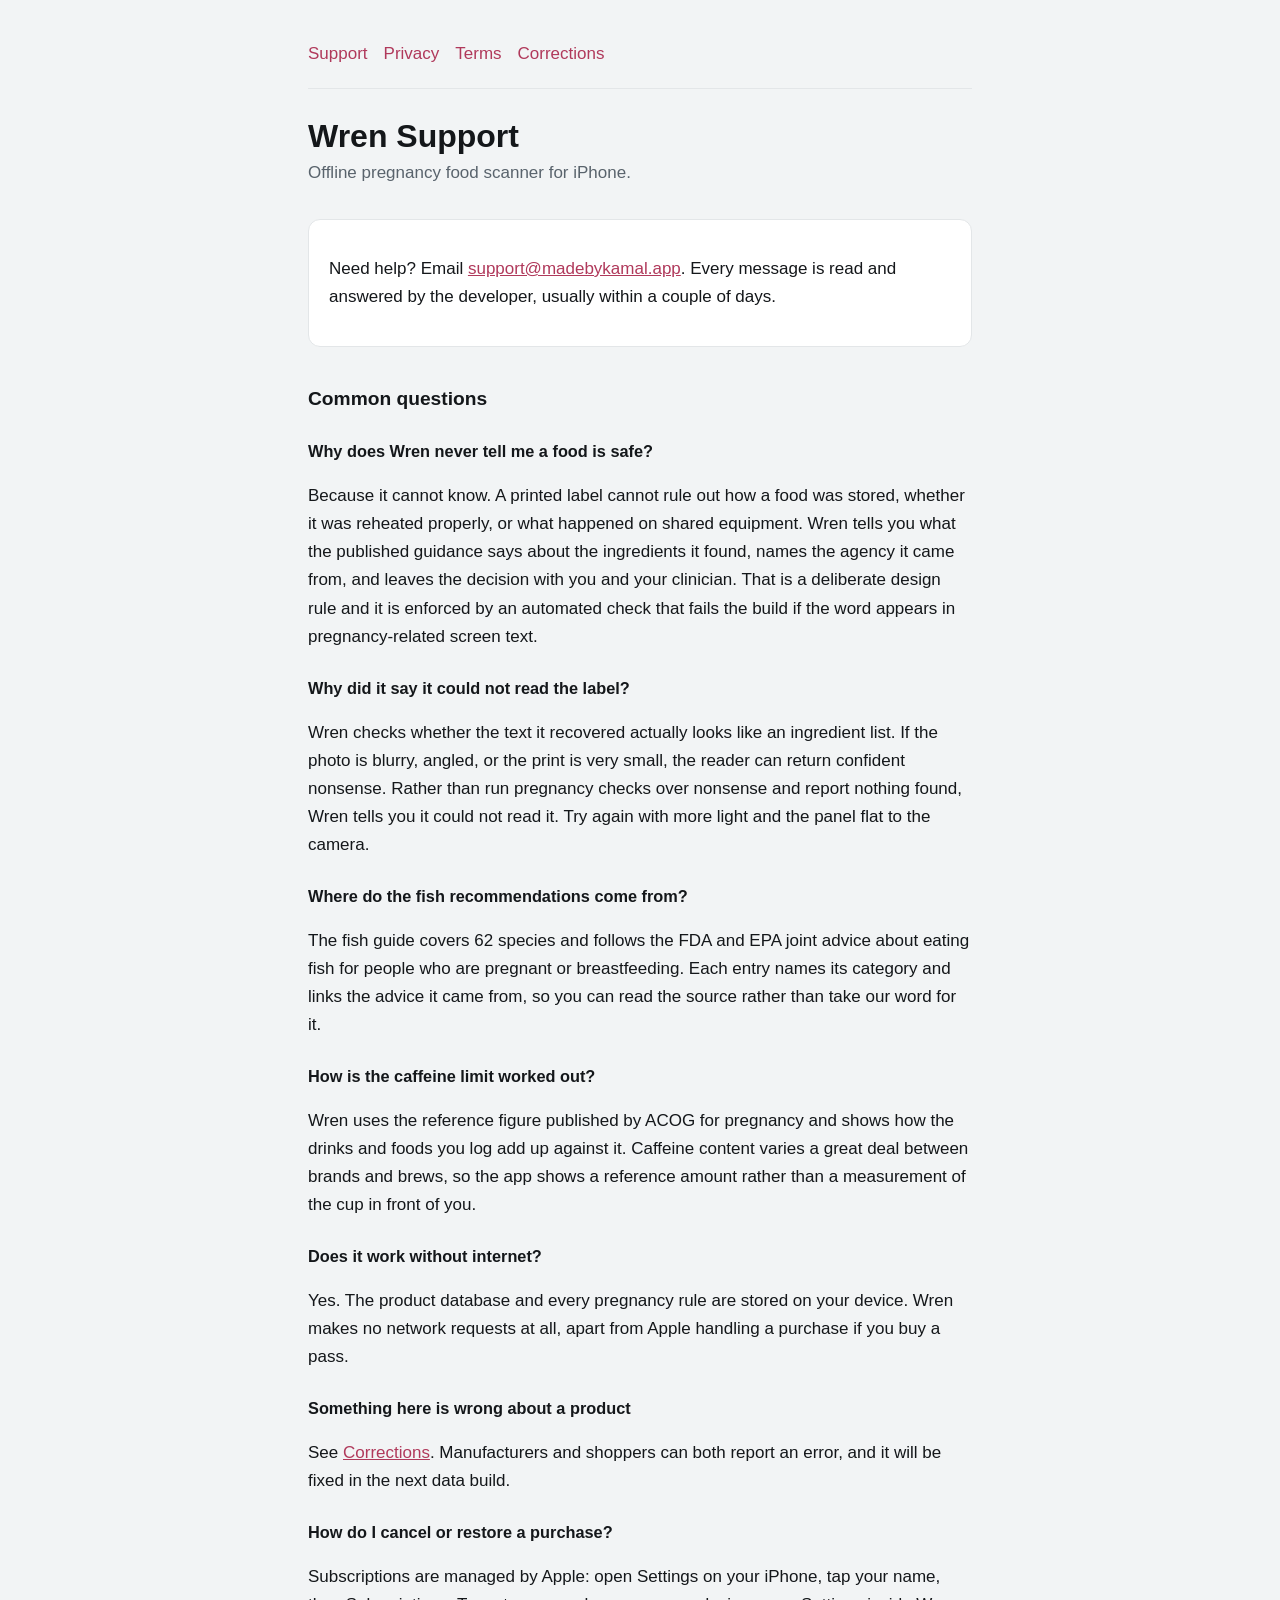
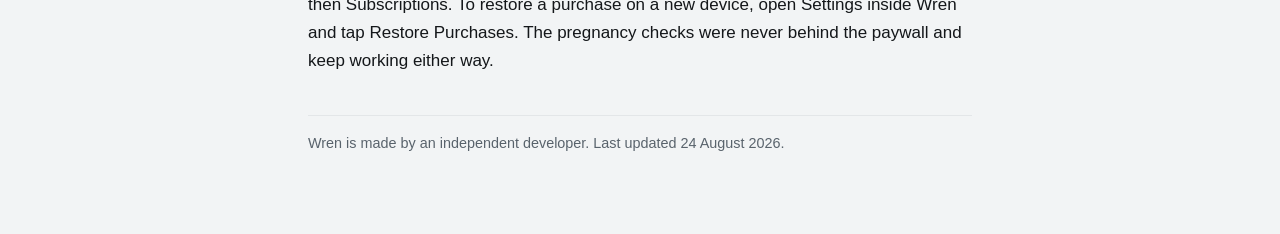
<file: index.html>
<!doctype html>
<html lang="en"><head><meta charset="utf-8"><meta name="viewport" content="width=device-width,initial-scale=1"><title>Wren Support</title><link rel="stylesheet" href="style.css"></head><body><div class="wrap"><nav><a href="index.html">Support</a><a href="privacy.html">Privacy</a><a href="terms.html">Terms</a><a href="corrections.html">Corrections</a></nav><h1>Wren Support</h1>
<p class="sub">Offline pregnancy food scanner for iPhone.</p>
<div class="card"><p>Need help? Email <a href="mailto:support@madebykamal.app">support@madebykamal.app</a>. Every message is read and answered by the developer, usually within a couple of days.</p></div>
<h2>Common questions</h2>
<h3>Why does Wren never tell me a food is safe?</h3>
<p>Because it cannot know. A printed label cannot rule out how a food was stored, whether it was reheated properly, or what happened on shared equipment. Wren tells you what the published guidance says about the ingredients it found, names the agency it came from, and leaves the decision with you and your clinician. That is a deliberate design rule and it is enforced by an automated check that fails the build if the word appears in pregnancy-related screen text.</p>
<h3>Why did it say it could not read the label?</h3>
<p>Wren checks whether the text it recovered actually looks like an ingredient list. If the photo is blurry, angled, or the print is very small, the reader can return confident nonsense. Rather than run pregnancy checks over nonsense and report nothing found, Wren tells you it could not read it. Try again with more light and the panel flat to the camera.</p>
<h3>Where do the fish recommendations come from?</h3>
<p>The fish guide covers 62 species and follows the FDA and EPA joint advice about eating fish for people who are pregnant or breastfeeding. Each entry names its category and links the advice it came from, so you can read the source rather than take our word for it.</p>
<h3>How is the caffeine limit worked out?</h3>
<p>Wren uses the reference figure published by ACOG for pregnancy and shows how the drinks and foods you log add up against it. Caffeine content varies a great deal between brands and brews, so the app shows a reference amount rather than a measurement of the cup in front of you.</p>
<h3>Does it work without internet?</h3>
<p>Yes. The product database and every pregnancy rule are stored on your device. Wren makes no network requests at all, apart from Apple handling a purchase if you buy a pass.</p>
<h3>Something here is wrong about a product</h3>
<p>See <a href="corrections.html">Corrections</a>. Manufacturers and shoppers can both report an error, and it will be fixed in the next data build.</p>
<h3>How do I cancel or restore a purchase?</h3>
<p>Subscriptions are managed by Apple: open Settings on your iPhone, tap your name, then Subscriptions. To restore a purchase on a new device, open Settings inside Wren and tap Restore Purchases. The pregnancy checks were never behind the paywall and keep working either way.</p><p class="updated">Wren is made by an independent developer. Last updated 24 August 2026.</p></div></body></html>
</file>
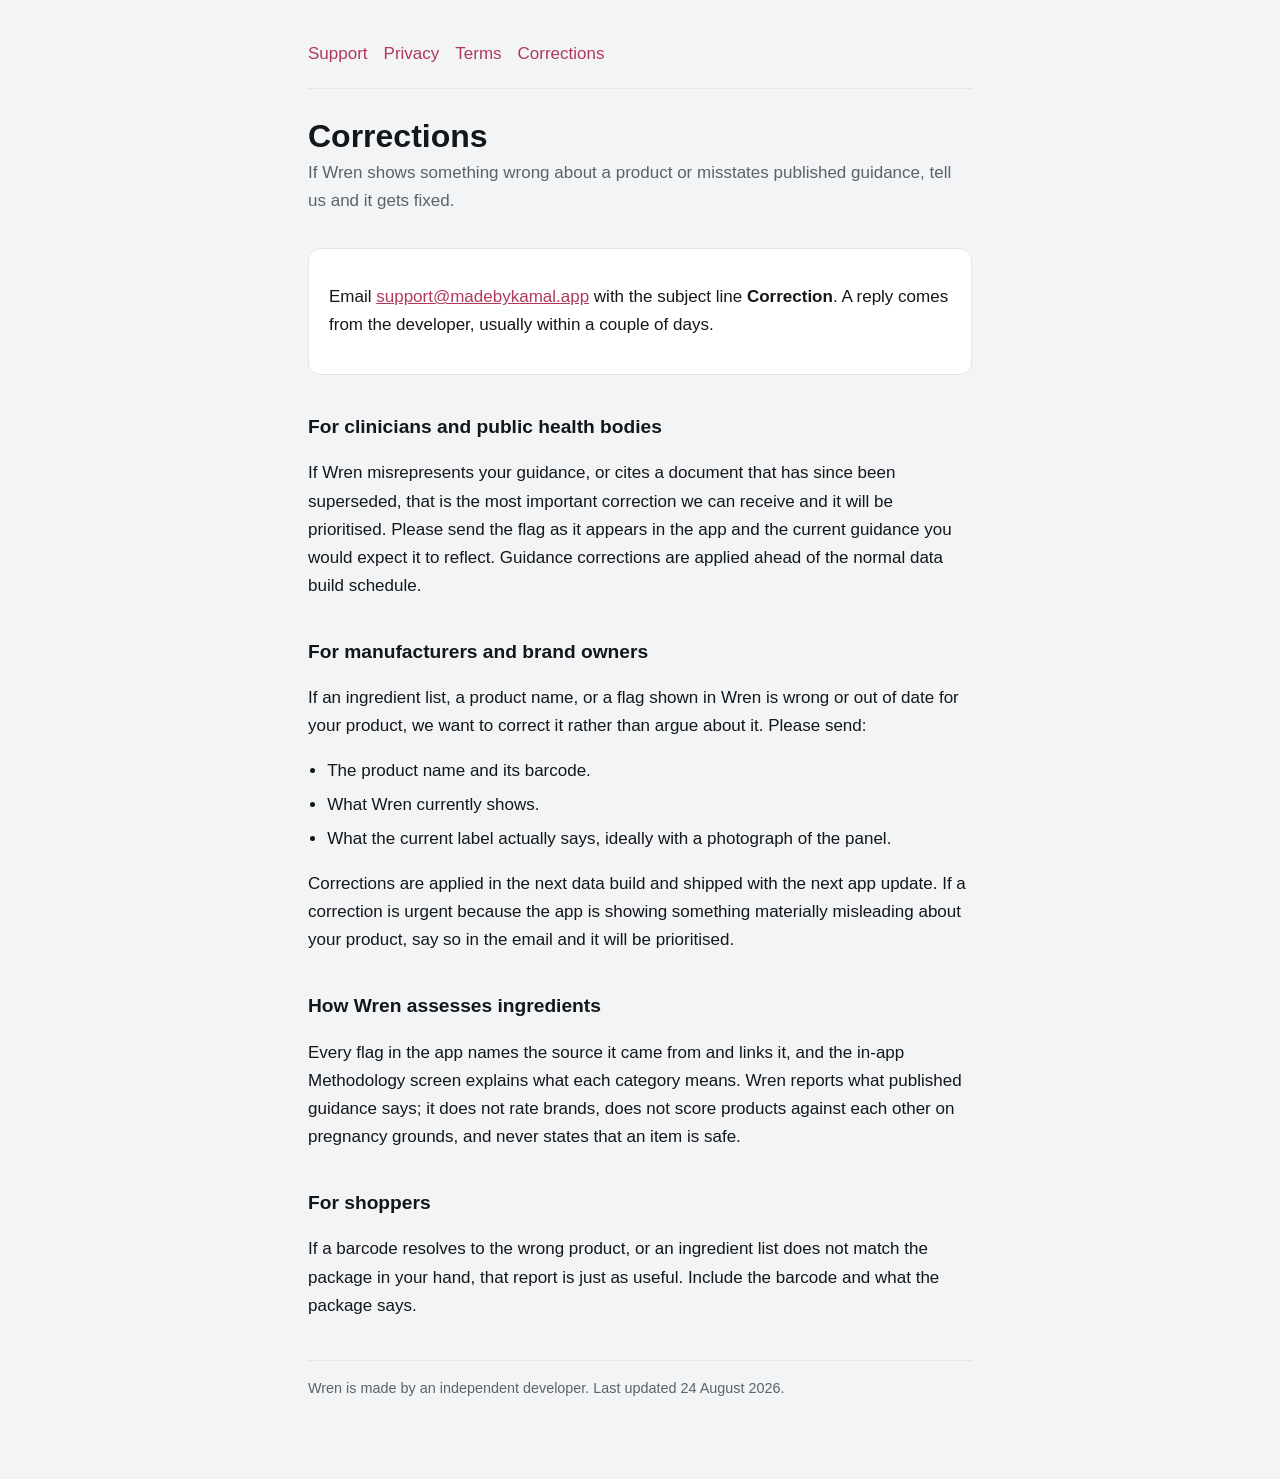
<file: corrections.html>
<!doctype html>
<html lang="en"><head><meta charset="utf-8"><meta name="viewport" content="width=device-width,initial-scale=1"><title>Wren Corrections</title><link rel="stylesheet" href="style.css"></head><body><div class="wrap"><nav><a href="index.html">Support</a><a href="privacy.html">Privacy</a><a href="terms.html">Terms</a><a href="corrections.html">Corrections</a></nav><h1>Corrections</h1>
<p class="sub">If Wren shows something wrong about a product or misstates published guidance, tell us and it gets fixed.</p>
<div class="card"><p>Email <a href="mailto:support@madebykamal.app">support@madebykamal.app</a> with the subject line <strong>Correction</strong>. A reply comes from the developer, usually within a couple of days.</p></div>
<h2>For clinicians and public health bodies</h2>
<p>If Wren misrepresents your guidance, or cites a document that has since been superseded, that is the most important correction we can receive and it will be prioritised. Please send the flag as it appears in the app and the current guidance you would expect it to reflect. Guidance corrections are applied ahead of the normal data build schedule.</p>
<h2>For manufacturers and brand owners</h2>
<p>If an ingredient list, a product name, or a flag shown in Wren is wrong or out of date for your product, we want to correct it rather than argue about it. Please send:</p>
<ul>
<li>The product name and its barcode.</li>
<li>What Wren currently shows.</li>
<li>What the current label actually says, ideally with a photograph of the panel.</li>
</ul>
<p>Corrections are applied in the next data build and shipped with the next app update. If a correction is urgent because the app is showing something materially misleading about your product, say so in the email and it will be prioritised.</p>
<h2>How Wren assesses ingredients</h2>
<p>Every flag in the app names the source it came from and links it, and the in-app Methodology screen explains what each category means. Wren reports what published guidance says; it does not rate brands, does not score products against each other on pregnancy grounds, and never states that an item is safe.</p>
<h2>For shoppers</h2>
<p>If a barcode resolves to the wrong product, or an ingredient list does not match the package in your hand, that report is just as useful. Include the barcode and what the package says.</p><p class="updated">Wren is made by an independent developer. Last updated 24 August 2026.</p></div></body></html>
</file>
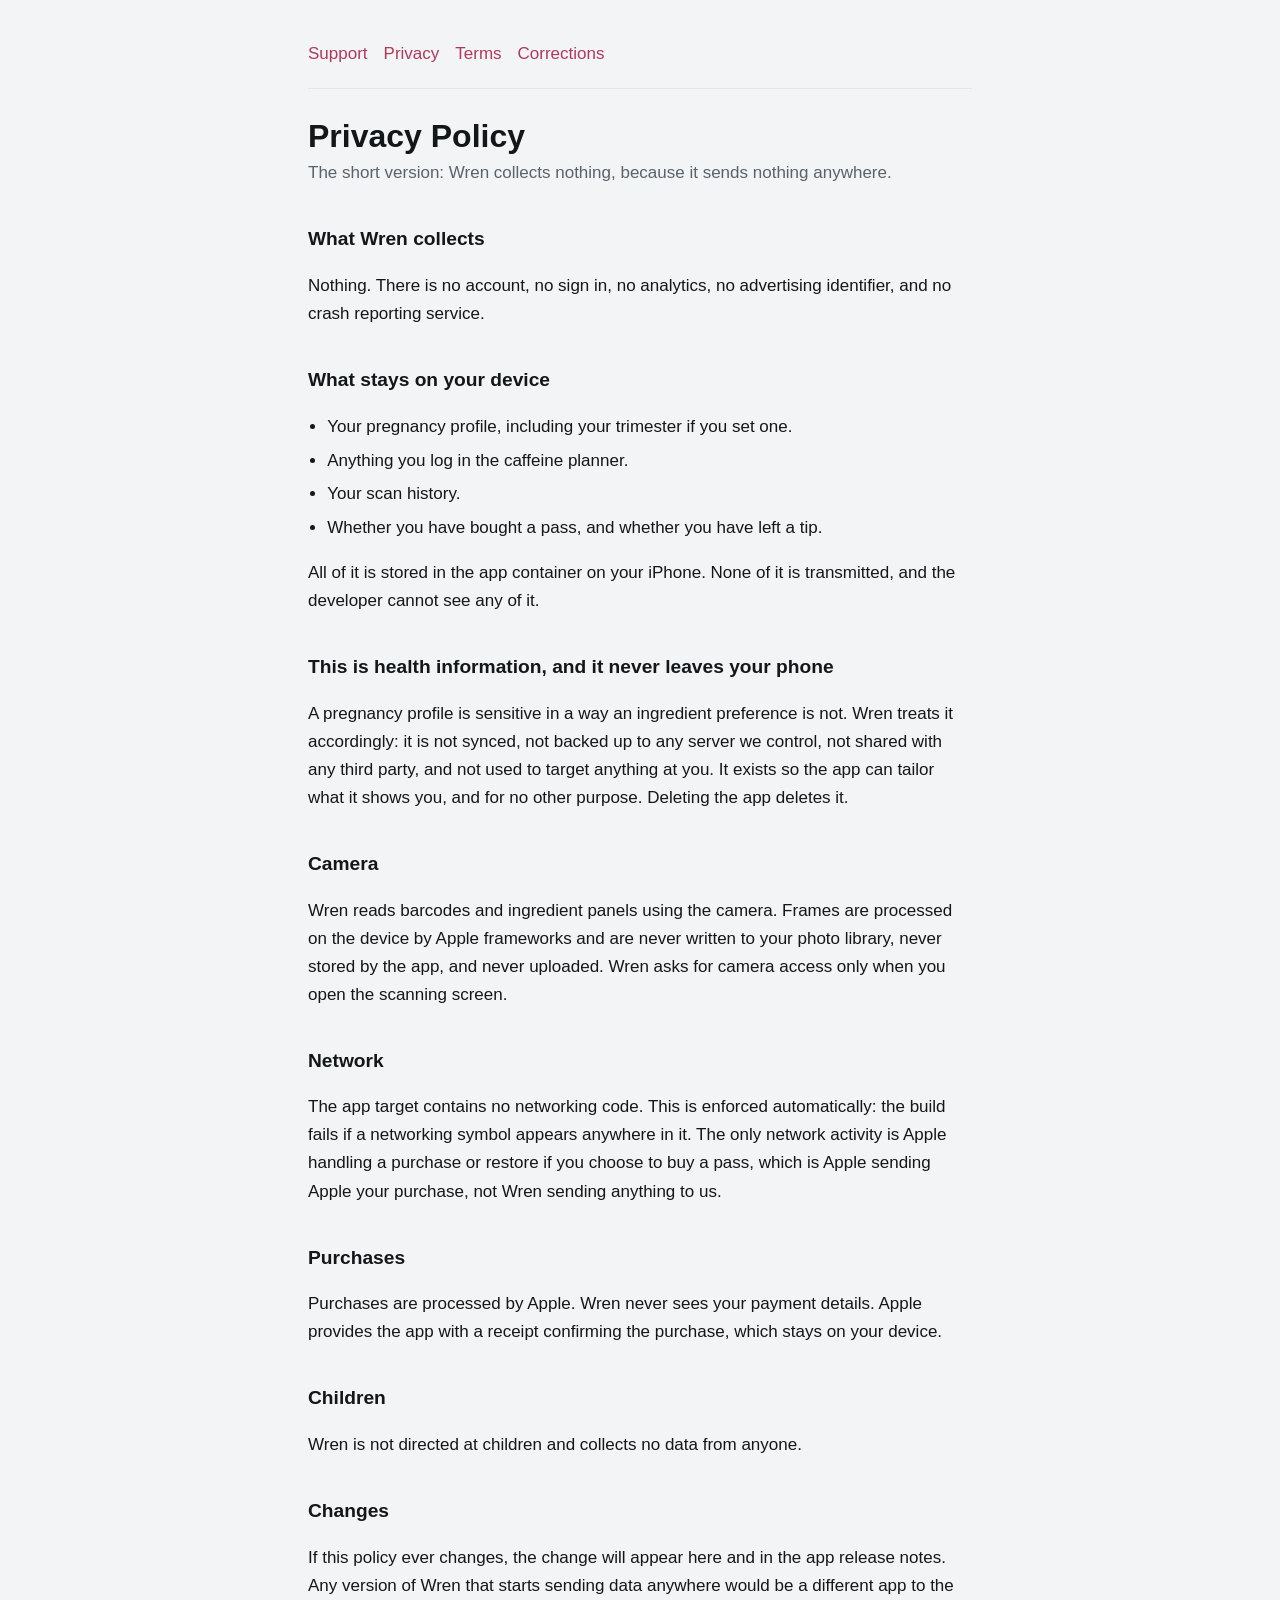
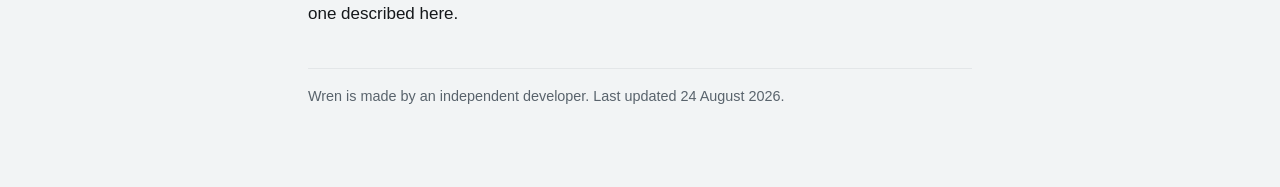
<file: privacy.html>
<!doctype html>
<html lang="en"><head><meta charset="utf-8"><meta name="viewport" content="width=device-width,initial-scale=1"><title>Wren Privacy Policy</title><link rel="stylesheet" href="style.css"></head><body><div class="wrap"><nav><a href="index.html">Support</a><a href="privacy.html">Privacy</a><a href="terms.html">Terms</a><a href="corrections.html">Corrections</a></nav><h1>Privacy Policy</h1>
<p class="sub">The short version: Wren collects nothing, because it sends nothing anywhere.</p>
<h2>What Wren collects</h2>
<p>Nothing. There is no account, no sign in, no analytics, no advertising identifier, and no crash reporting service.</p>
<h2>What stays on your device</h2>
<ul>
<li>Your pregnancy profile, including your trimester if you set one.</li>
<li>Anything you log in the caffeine planner.</li>
<li>Your scan history.</li>
<li>Whether you have bought a pass, and whether you have left a tip.</li>
</ul>
<p>All of it is stored in the app container on your iPhone. None of it is transmitted, and the developer cannot see any of it.</p>
<h2>This is health information, and it never leaves your phone</h2>
<p>A pregnancy profile is sensitive in a way an ingredient preference is not. Wren treats it accordingly: it is not synced, not backed up to any server we control, not shared with any third party, and not used to target anything at you. It exists so the app can tailor what it shows you, and for no other purpose. Deleting the app deletes it.</p>
<h2>Camera</h2>
<p>Wren reads barcodes and ingredient panels using the camera. Frames are processed on the device by Apple frameworks and are never written to your photo library, never stored by the app, and never uploaded. Wren asks for camera access only when you open the scanning screen.</p>
<h2>Network</h2>
<p>The app target contains no networking code. This is enforced automatically: the build fails if a networking symbol appears anywhere in it. The only network activity is Apple handling a purchase or restore if you choose to buy a pass, which is Apple sending Apple your purchase, not Wren sending anything to us.</p>
<h2>Purchases</h2>
<p>Purchases are processed by Apple. Wren never sees your payment details. Apple provides the app with a receipt confirming the purchase, which stays on your device.</p>
<h2>Children</h2>
<p>Wren is not directed at children and collects no data from anyone.</p>
<h2>Changes</h2>
<p>If this policy ever changes, the change will appear here and in the app release notes. Any version of Wren that starts sending data anywhere would be a different app to the one described here.</p><p class="updated">Wren is made by an independent developer. Last updated 24 August 2026.</p></div></body></html>
</file>
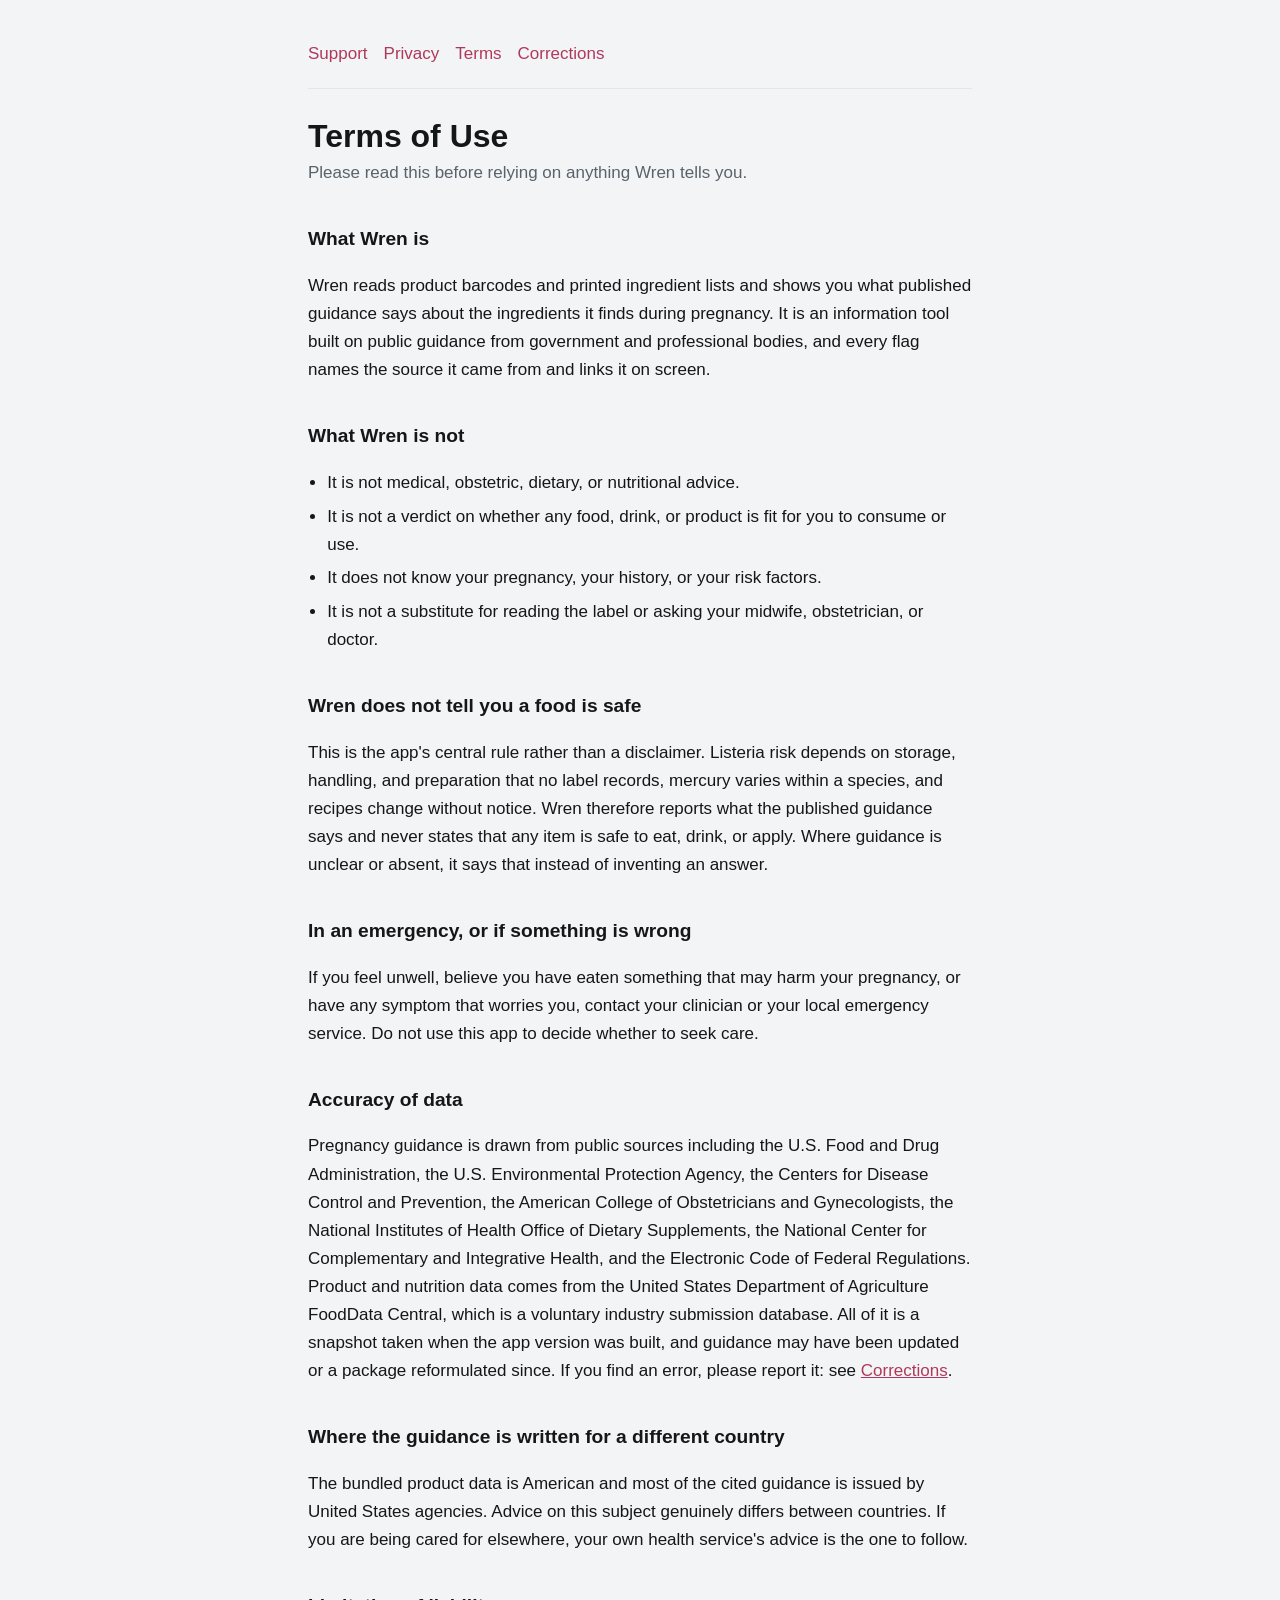
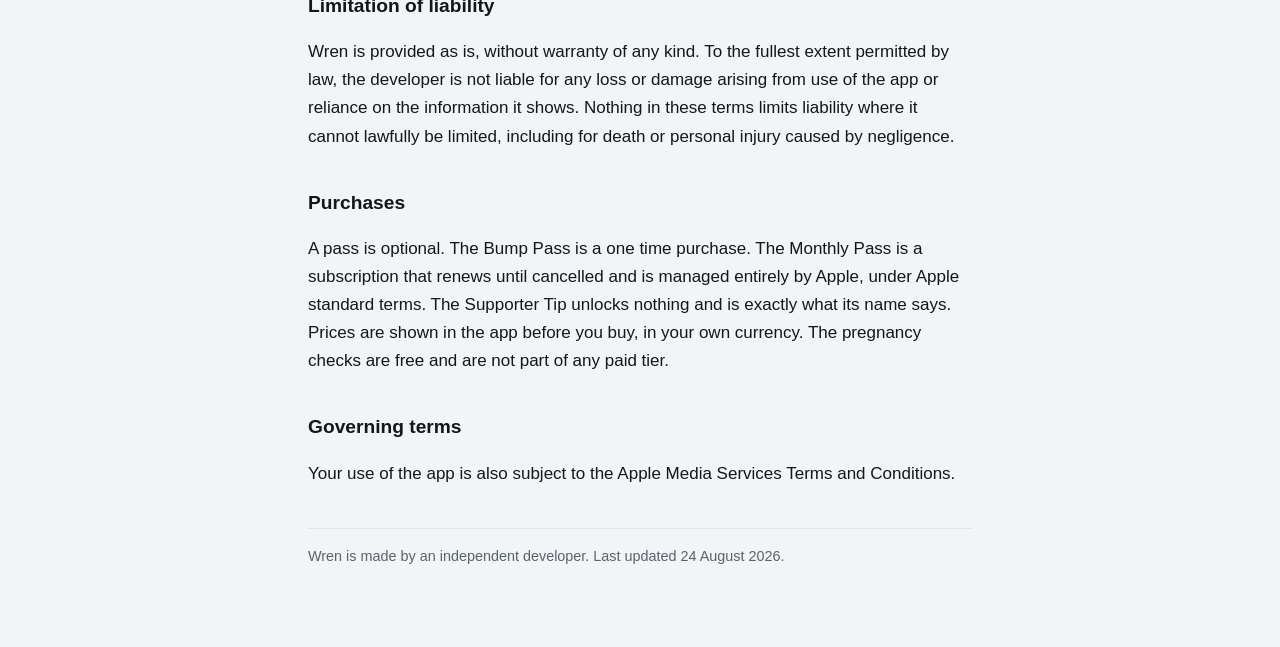
<file: terms.html>
<!doctype html>
<html lang="en"><head><meta charset="utf-8"><meta name="viewport" content="width=device-width,initial-scale=1"><title>Wren Terms of Use</title><link rel="stylesheet" href="style.css"></head><body><div class="wrap"><nav><a href="index.html">Support</a><a href="privacy.html">Privacy</a><a href="terms.html">Terms</a><a href="corrections.html">Corrections</a></nav><h1>Terms of Use</h1>
<p class="sub">Please read this before relying on anything Wren tells you.</p>
<h2>What Wren is</h2>
<p>Wren reads product barcodes and printed ingredient lists and shows you what published guidance says about the ingredients it finds during pregnancy. It is an information tool built on public guidance from government and professional bodies, and every flag names the source it came from and links it on screen.</p>
<h2>What Wren is not</h2>
<ul>
<li>It is not medical, obstetric, dietary, or nutritional advice.</li>
<li>It is not a verdict on whether any food, drink, or product is fit for you to consume or use.</li>
<li>It does not know your pregnancy, your history, or your risk factors.</li>
<li>It is not a substitute for reading the label or asking your midwife, obstetrician, or doctor.</li>
</ul>
<h2>Wren does not tell you a food is safe</h2>
<p>This is the app's central rule rather than a disclaimer. Listeria risk depends on storage, handling, and preparation that no label records, mercury varies within a species, and recipes change without notice. Wren therefore reports what the published guidance says and never states that any item is safe to eat, drink, or apply. Where guidance is unclear or absent, it says that instead of inventing an answer.</p>
<h2>In an emergency, or if something is wrong</h2>
<p>If you feel unwell, believe you have eaten something that may harm your pregnancy, or have any symptom that worries you, contact your clinician or your local emergency service. Do not use this app to decide whether to seek care.</p>
<h2>Accuracy of data</h2>
<p>Pregnancy guidance is drawn from public sources including the U.S. Food and Drug Administration, the U.S. Environmental Protection Agency, the Centers for Disease Control and Prevention, the American College of Obstetricians and Gynecologists, the National Institutes of Health Office of Dietary Supplements, the National Center for Complementary and Integrative Health, and the Electronic Code of Federal Regulations. Product and nutrition data comes from the United States Department of Agriculture FoodData Central, which is a voluntary industry submission database. All of it is a snapshot taken when the app version was built, and guidance may have been updated or a package reformulated since. If you find an error, please report it: see <a href="corrections.html">Corrections</a>.</p>
<h2>Where the guidance is written for a different country</h2>
<p>The bundled product data is American and most of the cited guidance is issued by United States agencies. Advice on this subject genuinely differs between countries. If you are being cared for elsewhere, your own health service's advice is the one to follow.</p>
<h2>Limitation of liability</h2>
<p>Wren is provided as is, without warranty of any kind. To the fullest extent permitted by law, the developer is not liable for any loss or damage arising from use of the app or reliance on the information it shows. Nothing in these terms limits liability where it cannot lawfully be limited, including for death or personal injury caused by negligence.</p>
<h2>Purchases</h2>
<p>A pass is optional. The Bump Pass is a one time purchase. The Monthly Pass is a subscription that renews until cancelled and is managed entirely by Apple, under Apple standard terms. The Supporter Tip unlocks nothing and is exactly what its name says. Prices are shown in the app before you buy, in your own currency. The pregnancy checks are free and are not part of any paid tier.</p>
<h2>Governing terms</h2>
<p>Your use of the app is also subject to the Apple Media Services Terms and Conditions.</p><p class="updated">Wren is made by an independent developer. Last updated 24 August 2026.</p></div></body></html>
</file>
<file: style.css>
:root { color-scheme: light dark; --ink:#14171A; --muted:#59636C; --accent:#B0395B; --bg:#F2F4F5; --card:#ffffff; --line:#E3E6E8; }
@media (prefers-color-scheme: dark){ :root{ --ink:#EDEFF1; --muted:#9AA4AE; --accent:#F09DB1; --bg:#0B0D0E; --card:#17191B; --line:#2C3033; } }
*{box-sizing:border-box}
body{margin:0;background:var(--bg);color:var(--ink);font:17px/1.65 -apple-system,BlinkMacSystemFont,"Segoe UI",Roboto,sans-serif}
.wrap{max-width:44rem;margin:0 auto;padding:2.5rem 1.25rem 4rem}
h1{font-size:2rem;line-height:1.2;margin:0 0 .25rem}
h2{font-size:1.2rem;margin:2.25rem 0 .5rem}
h3{font-size:1.02rem;margin:1.5rem 0 .35rem}
.sub{color:var(--muted);margin:0 0 2rem}
a{color:var(--accent)}
nav{display:flex;flex-wrap:wrap;gap:1rem;padding-bottom:1.25rem;border-bottom:1px solid var(--line);margin-bottom:1.75rem}
nav a{text-decoration:none;font-weight:500}
.card{background:var(--card);border:1px solid var(--line);border-radius:12px;padding:1.1rem 1.25rem;margin:1rem 0}
.updated{color:var(--muted);font-size:.9rem;margin-top:2.5rem;border-top:1px solid var(--line);padding-top:1rem}
ul{padding-left:1.2rem} li{margin:.35rem 0}
</file>
